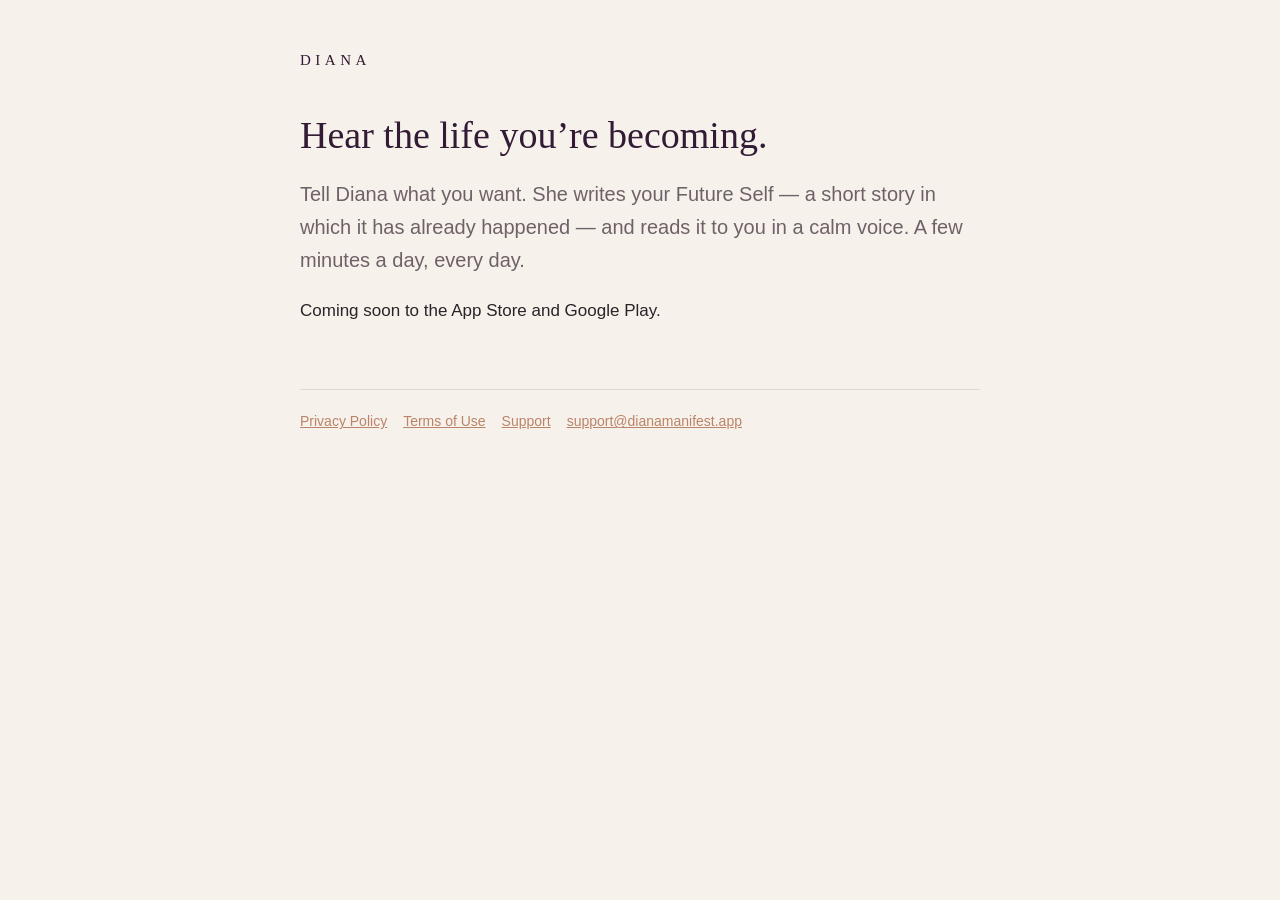
<file: index.html>
<!doctype html>
<html lang="en">
<head>
<meta charset="utf-8">
<meta name="viewport" content="width=device-width, initial-scale=1">
<title>Diana — Manifest your future</title>
<meta name="description" content="Diana writes your Future Self — a short story where what you want has already happened — and reads it to you in a calm voice.">
<link rel="stylesheet" href="style.css">
</head>
<body>
<main>
<header><a href="/">DIANA</a></header>
<h1>Hear the life you’re becoming.</h1>
<p class="lead">Tell Diana what you want. She writes your Future Self — a short story in which it has already happened — and reads it to you in a calm voice. A few minutes a day, every day.</p>
<p>Coming soon to the App Store and Google Play.</p>
<footer><a href="privacy.html">Privacy Policy</a><a href="terms.html">Terms of Use</a><a href="support.html">Support</a><a href="mailto:support@dianamanifest.app">support@dianamanifest.app</a></footer>
</main>
</body>
</html>
</file>
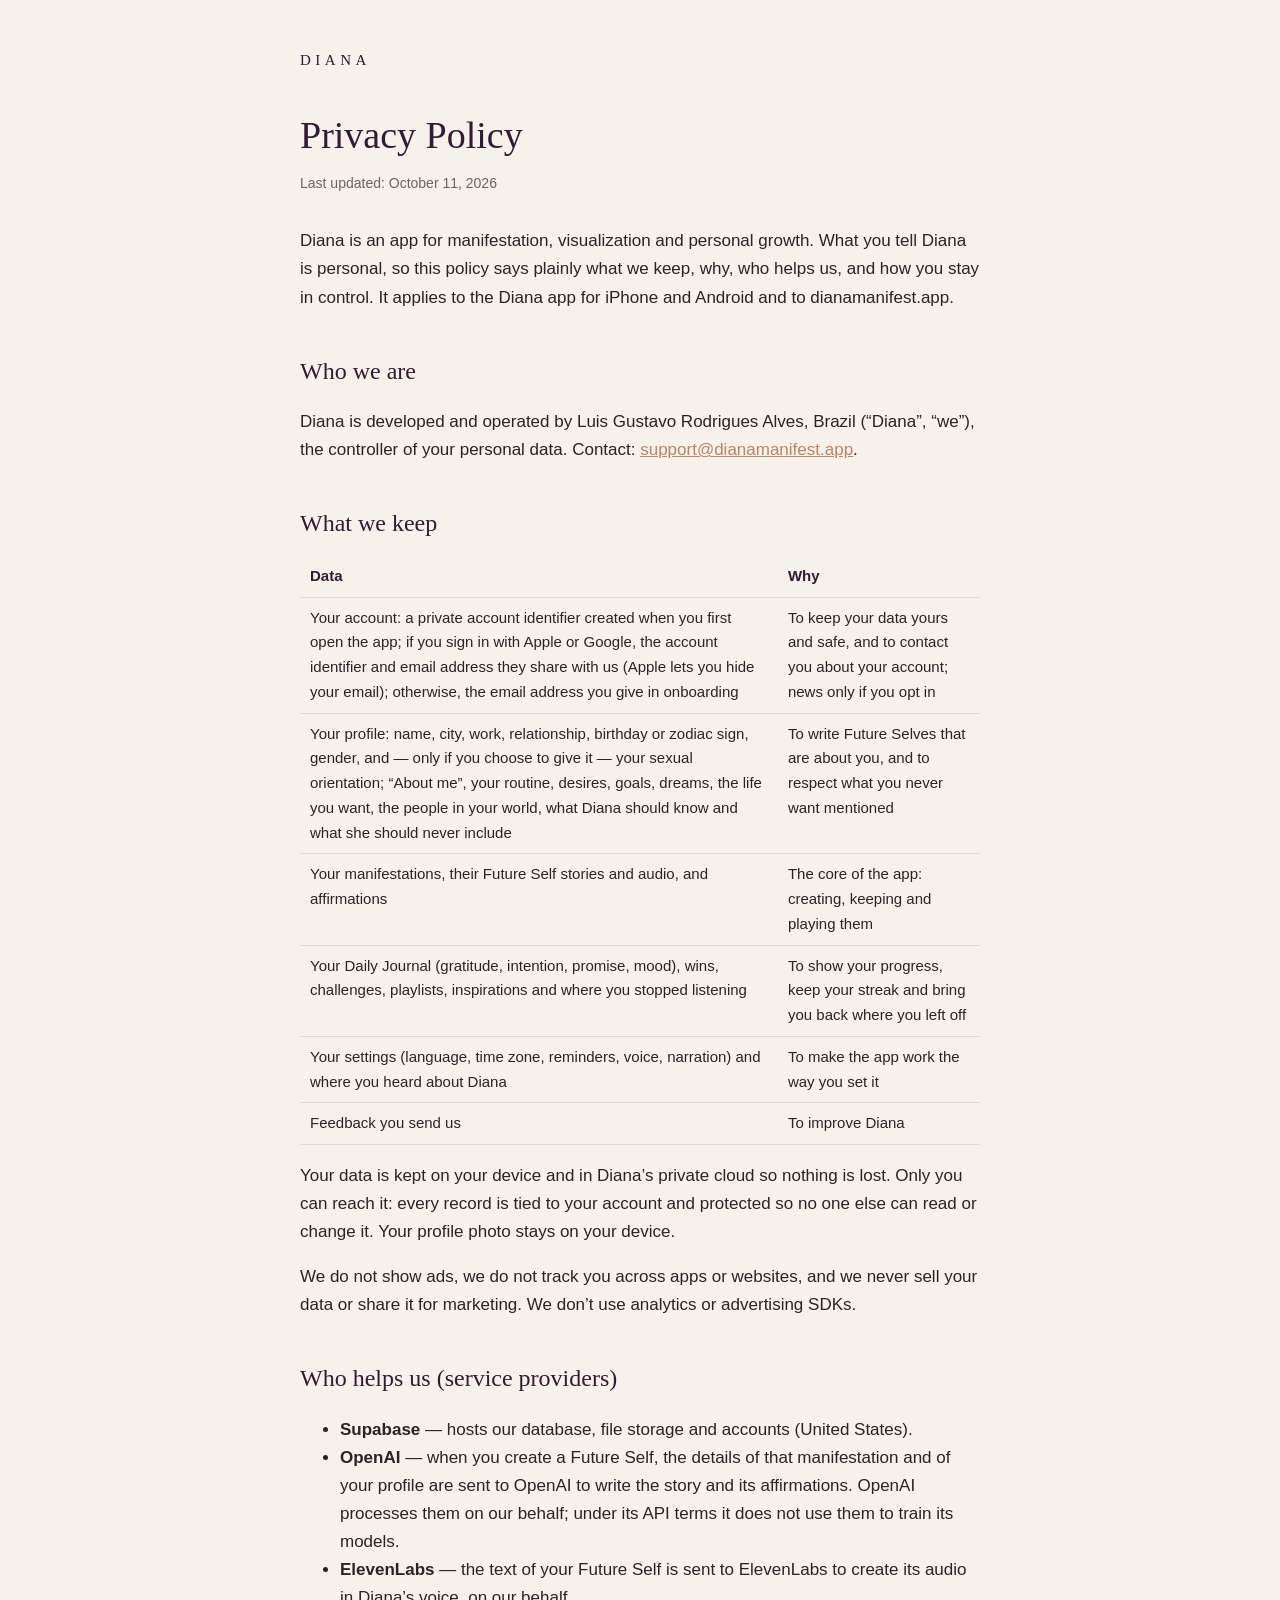
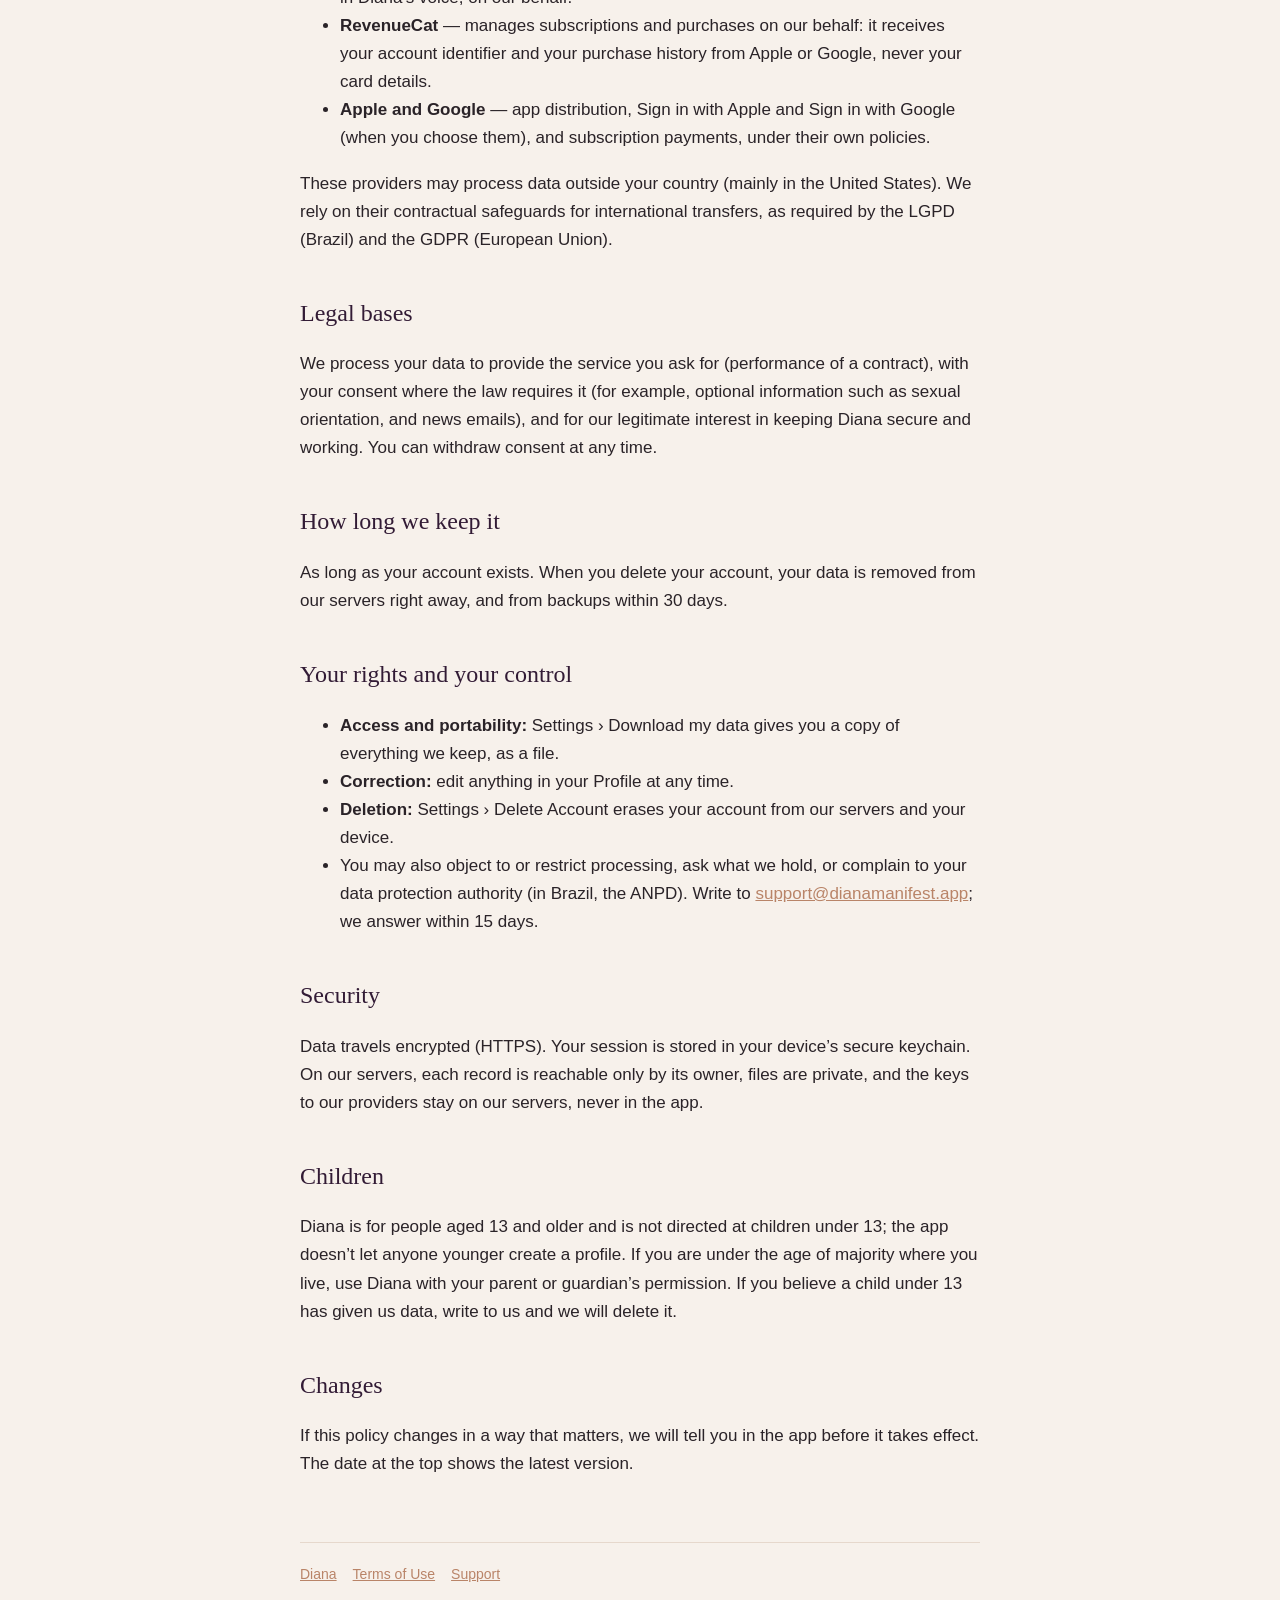
<file: privacy.html>
<!doctype html>
<html lang="en">
<head>
<meta charset="utf-8">
<meta name="viewport" content="width=device-width, initial-scale=1">
<title>Privacy Policy — Diana</title>
<link rel="stylesheet" href="style.css">
</head>
<body>
<main>
<header><a href="/">DIANA</a></header>
<h1>Privacy Policy</h1>
<p class="updated">Last updated: October 11, 2026</p>

<p>Diana is an app for manifestation, visualization and personal growth. What you tell Diana is personal, so this policy says plainly what we keep, why, who helps us, and how you stay in control. It applies to the Diana app for iPhone and Android and to dianamanifest.app.</p>

<h2>Who we are</h2>
<p>Diana is developed and operated by Luis Gustavo Rodrigues Alves, Brazil (“Diana”, “we”), the controller of your personal data. Contact: <a href="mailto:support@dianamanifest.app">support@dianamanifest.app</a>.</p>

<h2>What we keep</h2>
<table>
<tr><th>Data</th><th>Why</th></tr>
<tr><td>Your account: a private account identifier created when you first open the app; if you sign in with Apple or Google, the account identifier and email address they share with us (Apple lets you hide your email); otherwise, the email address you give in onboarding</td><td>To keep your data yours and safe, and to contact you about your account; news only if you opt in</td></tr>
<tr><td>Your profile: name, city, work, relationship, birthday or zodiac sign, gender, and — only if you choose to give it — your sexual orientation; “About me”, your routine, desires, goals, dreams, the life you want, the people in your world, what Diana should know and what she should never include</td><td>To write Future Selves that are about you, and to respect what you never want mentioned</td></tr>
<tr><td>Your manifestations, their Future Self stories and audio, and affirmations</td><td>The core of the app: creating, keeping and playing them</td></tr>
<tr><td>Your Daily Journal (gratitude, intention, promise, mood), wins, challenges, playlists, inspirations and where you stopped listening</td><td>To show your progress, keep your streak and bring you back where you left off</td></tr>
<tr><td>Your settings (language, time zone, reminders, voice, narration) and where you heard about Diana</td><td>To make the app work the way you set it</td></tr>
<tr><td>Feedback you send us</td><td>To improve Diana</td></tr>
</table>
<p>Your data is kept on your device and in Diana’s private cloud so nothing is lost. Only you can reach it: every record is tied to your account and protected so no one else can read or change it. Your profile photo stays on your device.</p>
<p>We do not show ads, we do not track you across apps or websites, and we never sell your data or share it for marketing. We don’t use analytics or advertising SDKs.</p>

<h2>Who helps us (service providers)</h2>
<ul>
<li><strong>Supabase</strong> — hosts our database, file storage and accounts (United States).</li>
<li><strong>OpenAI</strong> — when you create a Future Self, the details of that manifestation and of your profile are sent to OpenAI to write the story and its affirmations. OpenAI processes them on our behalf; under its API terms it does not use them to train its models.</li>
<li><strong>ElevenLabs</strong> — the text of your Future Self is sent to ElevenLabs to create its audio in Diana’s voice, on our behalf.</li>
<li><strong>RevenueCat</strong> — manages subscriptions and purchases on our behalf: it receives your account identifier and your purchase history from Apple or Google, never your card details.</li>
<li><strong>Apple and Google</strong> — app distribution, Sign in with Apple and Sign in with Google (when you choose them), and subscription payments, under their own policies.</li>
</ul>
<p>These providers may process data outside your country (mainly in the United States). We rely on their contractual safeguards for international transfers, as required by the LGPD (Brazil) and the GDPR (European Union).</p>

<h2>Legal bases</h2>
<p>We process your data to provide the service you ask for (performance of a contract), with your consent where the law requires it (for example, optional information such as sexual orientation, and news emails), and for our legitimate interest in keeping Diana secure and working. You can withdraw consent at any time.</p>

<h2>How long we keep it</h2>
<p>As long as your account exists. When you delete your account, your data is removed from our servers right away, and from backups within 30 days.</p>

<h2>Your rights and your control</h2>
<ul>
<li><strong>Access and portability:</strong> Settings › Download my data gives you a copy of everything we keep, as a file.</li>
<li><strong>Correction:</strong> edit anything in your Profile at any time.</li>
<li><strong>Deletion:</strong> Settings › Delete Account erases your account from our servers and your device.</li>
<li>You may also object to or restrict processing, ask what we hold, or complain to your data protection authority (in Brazil, the ANPD). Write to <a href="mailto:support@dianamanifest.app">support@dianamanifest.app</a>; we answer within 15 days.</li>
</ul>

<h2>Security</h2>
<p>Data travels encrypted (HTTPS). Your session is stored in your device’s secure keychain. On our servers, each record is reachable only by its owner, files are private, and the keys to our providers stay on our servers, never in the app.</p>

<h2>Children</h2>
<p>Diana is for people aged 13 and older and is not directed at children under 13; the app doesn’t let anyone younger create a profile. If you are under the age of majority where you live, use Diana with your parent or guardian’s permission. If you believe a child under 13 has given us data, write to us and we will delete it.</p>

<h2>Changes</h2>
<p>If this policy changes in a way that matters, we will tell you in the app before it takes effect. The date at the top shows the latest version.</p>

<footer><a href="/">Diana</a><a href="terms.html">Terms of Use</a><a href="support.html">Support</a></footer>
</main>
</body>
</html>
</file>
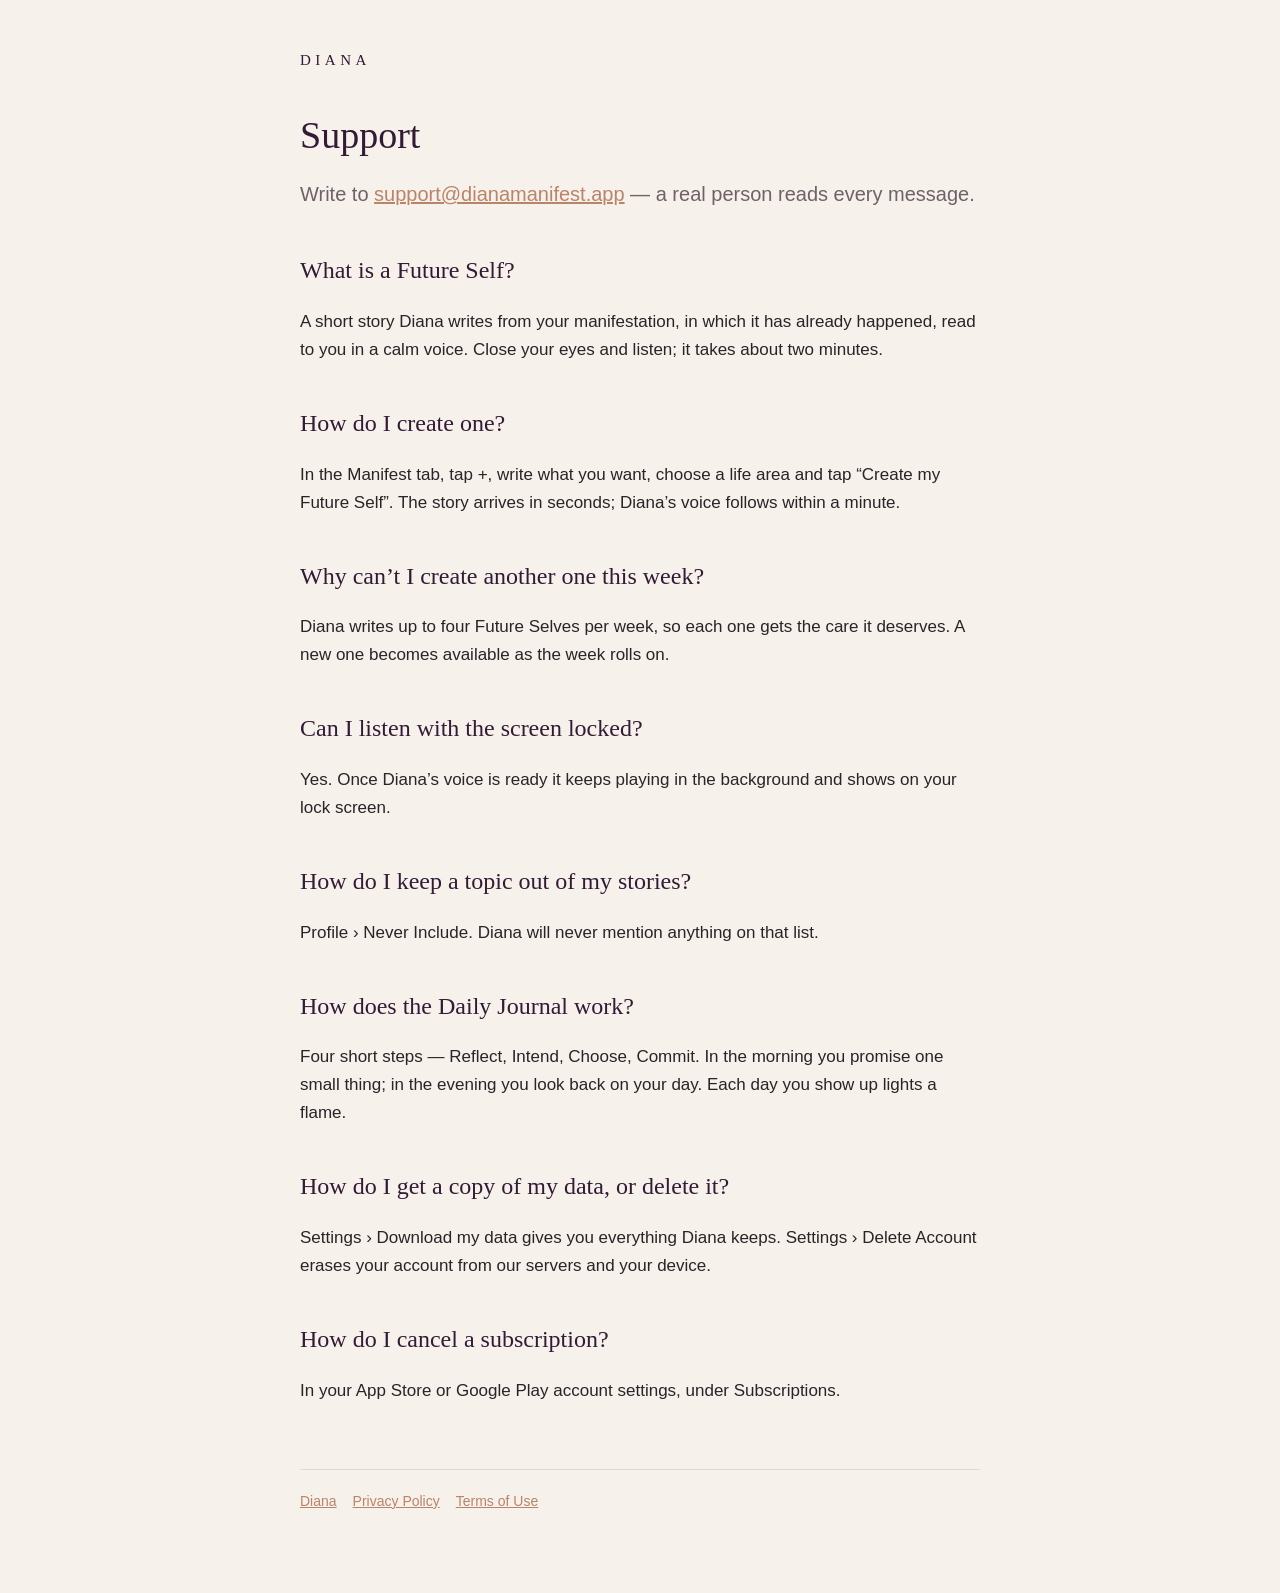
<file: support.html>
<!doctype html>
<html lang="en">
<head>
<meta charset="utf-8">
<meta name="viewport" content="width=device-width, initial-scale=1">
<title>Support — Diana</title>
<link rel="stylesheet" href="style.css">
</head>
<body>
<main>
<header><a href="/">DIANA</a></header>
<h1>Support</h1>
<p class="lead">Write to <a href="mailto:support@dianamanifest.app">support@dianamanifest.app</a> — a real person reads every message.</p>

<h2>What is a Future Self?</h2>
<p>A short story Diana writes from your manifestation, in which it has already happened, read to you in a calm voice. Close your eyes and listen; it takes about two minutes.</p>

<h2>How do I create one?</h2>
<p>In the Manifest tab, tap +, write what you want, choose a life area and tap “Create my Future Self”. The story arrives in seconds; Diana’s voice follows within a minute.</p>

<h2>Why can’t I create another one this week?</h2>
<p>Diana writes up to four Future Selves per week, so each one gets the care it deserves. A new one becomes available as the week rolls on.</p>

<h2>Can I listen with the screen locked?</h2>
<p>Yes. Once Diana’s voice is ready it keeps playing in the background and shows on your lock screen.</p>

<h2>How do I keep a topic out of my stories?</h2>
<p>Profile › Never Include. Diana will never mention anything on that list.</p>

<h2>How does the Daily Journal work?</h2>
<p>Four short steps — Reflect, Intend, Choose, Commit. In the morning you promise one small thing; in the evening you look back on your day. Each day you show up lights a flame.</p>

<h2>How do I get a copy of my data, or delete it?</h2>
<p>Settings › Download my data gives you everything Diana keeps. Settings › Delete Account erases your account from our servers and your device.</p>

<h2>How do I cancel a subscription?</h2>
<p>In your App Store or Google Play account settings, under Subscriptions.</p>

<footer><a href="/">Diana</a><a href="privacy.html">Privacy Policy</a><a href="terms.html">Terms of Use</a></footer>
</main>
</body>
</html>
</file>
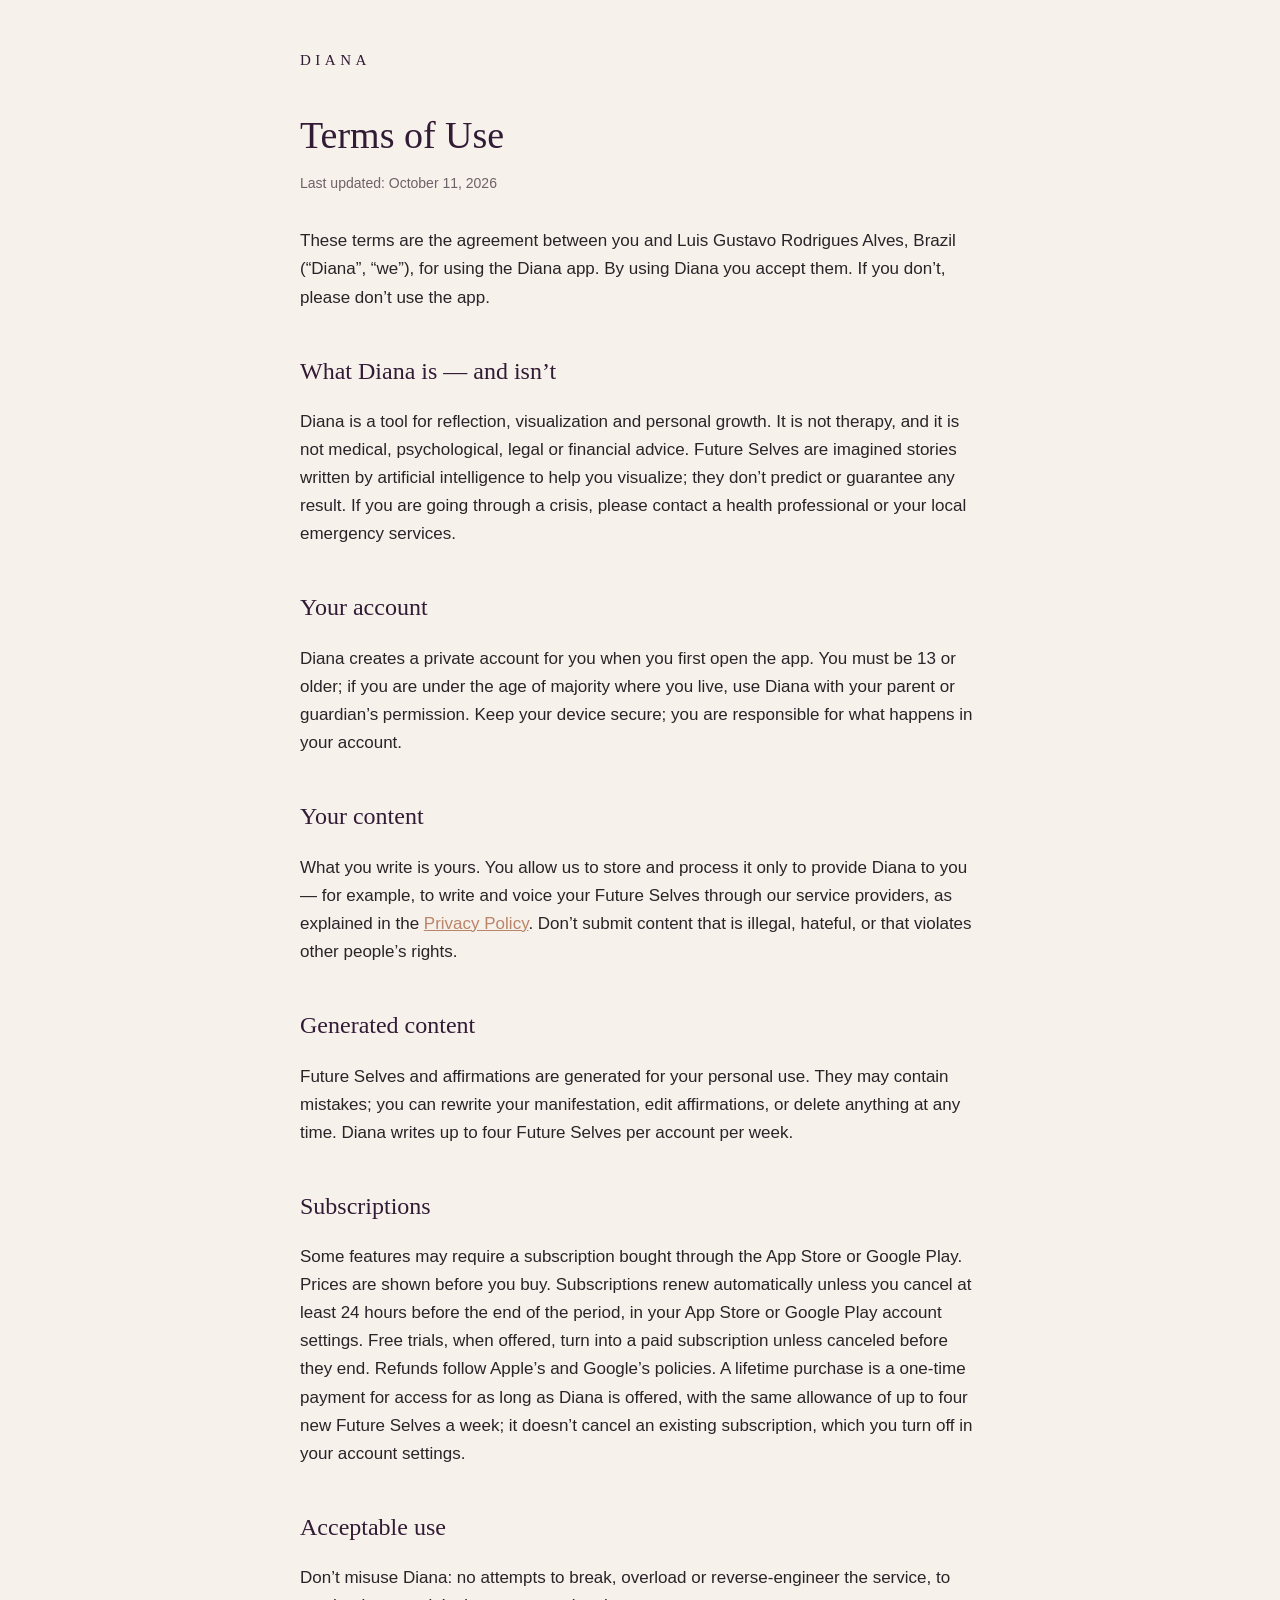
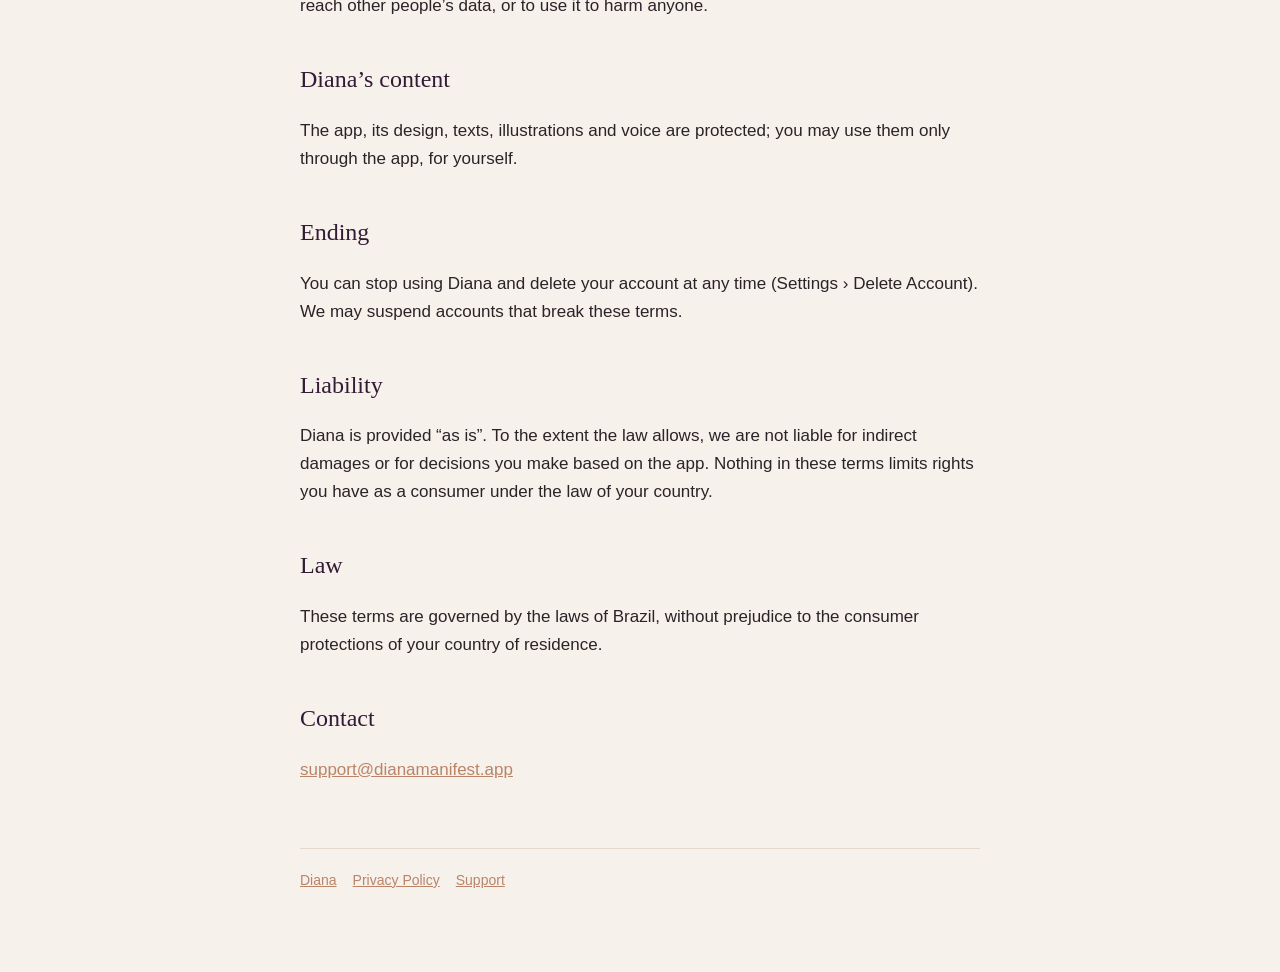
<file: terms.html>
<!doctype html>
<html lang="en">
<head>
<meta charset="utf-8">
<meta name="viewport" content="width=device-width, initial-scale=1">
<title>Terms of Use — Diana</title>
<link rel="stylesheet" href="style.css">
</head>
<body>
<main>
<header><a href="/">DIANA</a></header>
<h1>Terms of Use</h1>
<p class="updated">Last updated: October 11, 2026</p>

<p>These terms are the agreement between you and Luis Gustavo Rodrigues Alves, Brazil (“Diana”, “we”), for using the Diana app. By using Diana you accept them. If you don’t, please don’t use the app.</p>

<h2>What Diana is — and isn’t</h2>
<p>Diana is a tool for reflection, visualization and personal growth. It is not therapy, and it is not medical, psychological, legal or financial advice. Future Selves are imagined stories written by artificial intelligence to help you visualize; they don’t predict or guarantee any result. If you are going through a crisis, please contact a health professional or your local emergency services.</p>

<h2>Your account</h2>
<p>Diana creates a private account for you when you first open the app. You must be 13 or older; if you are under the age of majority where you live, use Diana with your parent or guardian’s permission. Keep your device secure; you are responsible for what happens in your account.</p>

<h2>Your content</h2>
<p>What you write is yours. You allow us to store and process it only to provide Diana to you — for example, to write and voice your Future Selves through our service providers, as explained in the <a href="privacy.html">Privacy Policy</a>. Don’t submit content that is illegal, hateful, or that violates other people’s rights.</p>

<h2>Generated content</h2>
<p>Future Selves and affirmations are generated for your personal use. They may contain mistakes; you can rewrite your manifestation, edit affirmations, or delete anything at any time. Diana writes up to four Future Selves per account per week.</p>

<h2>Subscriptions</h2>
<p>Some features may require a subscription bought through the App Store or Google Play. Prices are shown before you buy. Subscriptions renew automatically unless you cancel at least 24 hours before the end of the period, in your App Store or Google Play account settings. Free trials, when offered, turn into a paid subscription unless canceled before they end. Refunds follow Apple’s and Google’s policies. A lifetime purchase is a one-time payment for access for as long as Diana is offered, with the same allowance of up to four new Future Selves a week; it doesn’t cancel an existing subscription, which you turn off in your account settings.</p>

<h2>Acceptable use</h2>
<p>Don’t misuse Diana: no attempts to break, overload or reverse-engineer the service, to reach other people’s data, or to use it to harm anyone.</p>

<h2>Diana’s content</h2>
<p>The app, its design, texts, illustrations and voice are protected; you may use them only through the app, for yourself.</p>

<h2>Ending</h2>
<p>You can stop using Diana and delete your account at any time (Settings › Delete Account). We may suspend accounts that break these terms.</p>

<h2>Liability</h2>
<p>Diana is provided “as is”. To the extent the law allows, we are not liable for indirect damages or for decisions you make based on the app. Nothing in these terms limits rights you have as a consumer under the law of your country.</p>

<h2>Law</h2>
<p>These terms are governed by the laws of Brazil, without prejudice to the consumer protections of your country of residence.</p>

<h2>Contact</h2>
<p><a href="mailto:support@dianamanifest.app">support@dianamanifest.app</a></p>

<footer><a href="/">Diana</a><a href="privacy.html">Privacy Policy</a><a href="support.html">Support</a></footer>
</main>
</body>
</html>
</file>
<file: style.css>
/* dianamanifest.app — the legal and support pages, in the app's cream, plum and champagne. */
:root { --cream: #f7f1eb; --plum: #321b35; --ink: #2a2328; --muted: #6f6168; --champagne: #b98468; --line: #e6d8cc; }
* { box-sizing: border-box; }
body { margin: 0; background: var(--cream); color: var(--ink); font: 17px/1.65 -apple-system, BlinkMacSystemFont, "Segoe UI", Roboto, sans-serif; }
main { max-width: 720px; margin: 0 auto; padding: 48px 20px 80px; }
header { display: flex; align-items: center; gap: 12px; margin-bottom: 40px; }
header a { color: var(--plum); text-decoration: none; font-family: Georgia, "Times New Roman", serif; letter-spacing: 0.3em; font-size: 15px; }
h1 { font-family: Georgia, "Times New Roman", serif; font-weight: 400; color: var(--plum); font-size: 38px; line-height: 1.2; margin: 0 0 8px; }
h2 { font-family: Georgia, "Times New Roman", serif; font-weight: 400; color: var(--plum); font-size: 24px; margin: 40px 0 8px; }
.updated { color: var(--muted); font-size: 14px; margin-bottom: 32px; }
a { color: var(--champagne); }
table { width: 100%; border-collapse: collapse; font-size: 15px; margin: 12px 0; }
th, td { text-align: left; vertical-align: top; padding: 8px 10px; border-bottom: 1px solid var(--line); }
th { color: var(--plum); font-weight: 600; }
footer { margin-top: 64px; padding-top: 20px; border-top: 1px solid var(--line); color: var(--muted); font-size: 14px; }
footer a { margin-right: 16px; }
.lead { font-size: 20px; color: var(--muted); }
</file>
